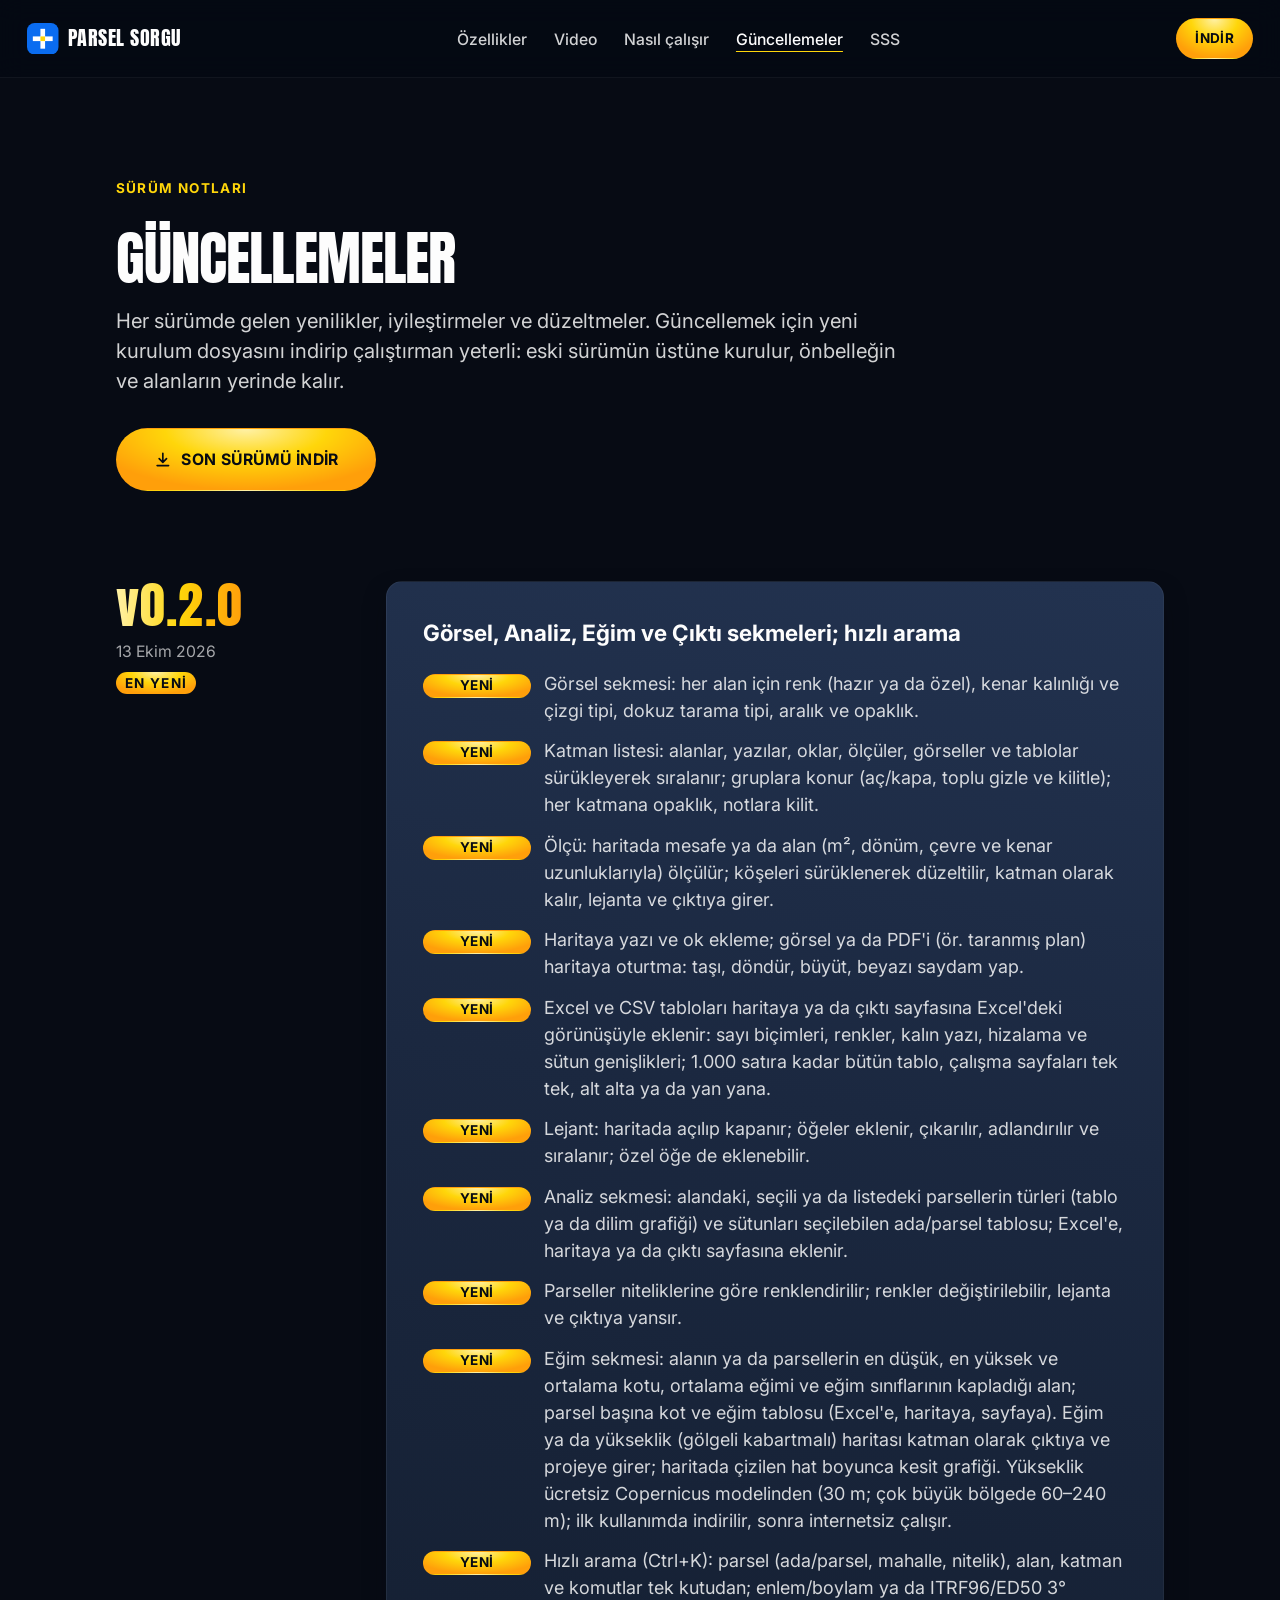
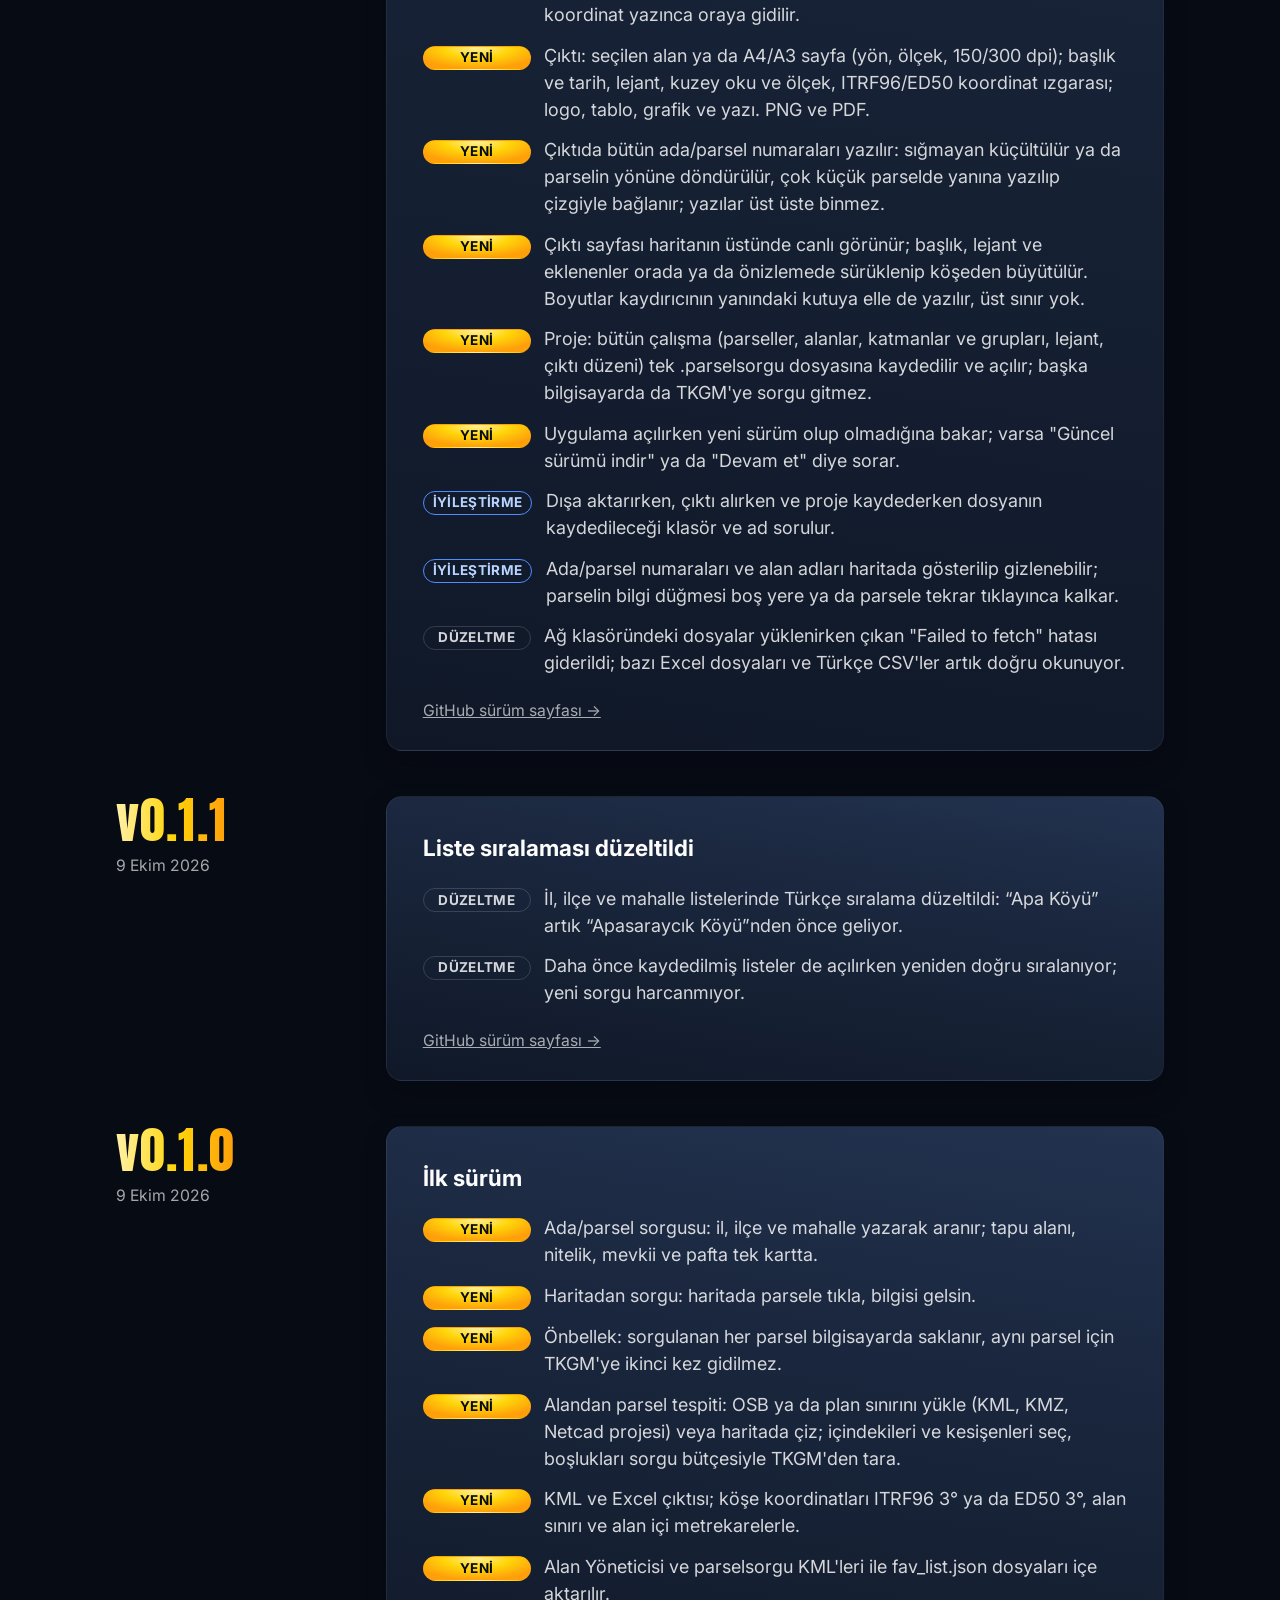
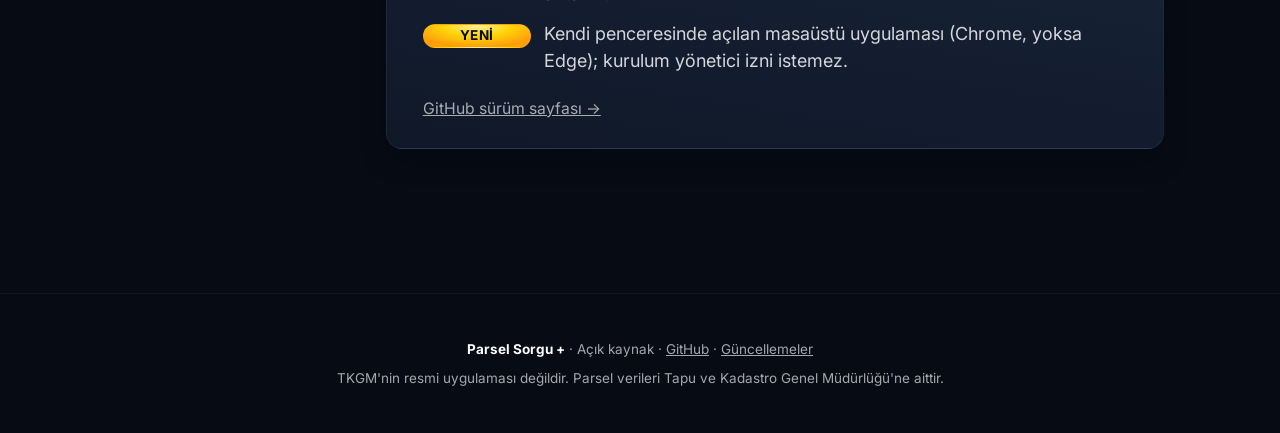
<file: site/guncellemeler.html>
<!doctype html>
<html lang="tr">
<head>
  <meta charset="utf-8">
  <meta name="viewport" content="width=device-width, initial-scale=1, viewport-fit=cover">
  <title>Güncellemeler — Parsel Sorgu +</title>
  <meta name="description" content="Parsel Sorgu + güncelleme geçmişi: her sürümdeki yenilikler, iyileştirmeler ve düzeltmeler.">
  <meta name="theme-color" content="#070b14">
  <link rel="icon" type="image/svg+xml" href="assets/isaret.svg">
  <link rel="apple-touch-icon" href="assets/ikon-192.png">
  <meta property="og:type" content="website">
  <meta property="og:title" content="Parsel Sorgu + — Güncellemeler">
  <meta property="og:url" content="https://parselsorgu-plus.vercel.app/guncellemeler">
  <meta property="og:image" content="https://parselsorgu-plus.vercel.app/assets/og.jpg">
  <link rel="preconnect" href="https://fonts.googleapis.com">
  <link rel="preconnect" href="https://fonts.gstatic.com" crossorigin>
  <link href="https://fonts.googleapis.com/css2?family=Anton&family=Inter:wght@400;500;600;700&display=swap" rel="stylesheet">
  <link rel="stylesheet" href="tokens.css">
  <link rel="stylesheet" href="style.css">
</head>
<body>
  <a class="rx-skip" href="#main">İçeriğe geç</a>

  <header class="rx-nav is-solid">
    <a class="rx-nav__brand" href="./" aria-label="Parsel Sorgu + ana sayfa">
      <svg class="rx-mark" viewBox="0 0 216 216" aria-hidden="true"><rect width="216" height="216" rx="52" class="rx-mark__bg"/><g class="rx-mark__plus"><rect x="92" y="40" width="32" height="136"/><rect x="40" y="92" width="136" height="32"/></g><rect x="92" y="92" width="32" height="32" class="rx-mark__dot"/></svg>
      <span>Parsel Sorgu</span>
    </a>
    <nav aria-label="Ana menü">
      <ul class="rx-nav__links">
        <li><a href="./#ozellikler">Özellikler</a></li>
        <li><a href="./#tanitim">Video</a></li>
        <li><a href="./#neden">Nasıl çalışır</a></li>
        <li><a href="guncellemeler.html" aria-current="page">Güncellemeler</a></li>
        <li><a href="./#sss">SSS</a></li>
      </ul>
    </nav>
    <a class="rx-btn rx-btn--accent rx-btn--sm" href="./#indir">İndir</a>
  </header>

  <main id="main" class="rx-gecmis">
    <header class="rx-gecmis__ust">
      <p class="rx-eyebrow">Sürüm notları</p>
      <h1 class="rx-gecmis__baslik">Güncellemeler</h1>
      <p class="rx-gecmis__giris">Her sürümde gelen yenilikler, iyileştirmeler ve düzeltmeler. Güncellemek için yeni kurulum dosyasını indirip çalıştırman yeterli: eski sürümün üstüne kurulur, önbelleğin ve alanların yerinde kalır.</p>
      <a class="rx-btn rx-btn--accent rx-btn--lg" href="https://github.com/efetuncer1-creator/parselsorgu-plus/releases/latest" data-indir>
        <svg class="rx-ikon" viewBox="0 0 24 24" aria-hidden="true"><path d="M12 4v11m0 0-4.5-4.5M12 15l4.5-4.5M5 19h14"/></svg>
        <span>Son sürümü indir</span>
      </a>
    </header>

    <ol class="rx-surumler" data-surumler aria-label="Sürümler">
      <li class="rx-surumler__bekle">Güncellemeler yükleniyor…</li>
    </ol>
    <noscript><p class="rx-gecmis__giris">Sürüm notlarını <a href="https://github.com/efetuncer1-creator/parselsorgu-plus/releases">GitHub sürüm sayfasında</a> da görebilirsin.</p></noscript>
  </main>

  <footer class="rx-footer">
    <p><b>Parsel Sorgu +</b> · Açık kaynak · <a href="https://github.com/efetuncer1-creator/parselsorgu-plus" lang="en">GitHub</a> · <a href="guncellemeler.html">Güncellemeler</a></p>
    <p>TKGM'nin resmi uygulaması değildir. Parsel verileri Tapu ve Kadastro Genel Müdürlüğü'ne aittir.</p>
  </footer>

  <script src="guncellemeler.js"></script>
</body>
</html>
</file>
<file: site/tokens.css>
/* ==========================================================================
   efe-rockstardesign — tokens.css
   Two-tier token system: --rx-g-* (global, raw) → --rx-* (alias, by meaning).
   Components use alias tokens only. Swap a palette by editing GLOBAL COLOR.
   Palette: "Parsel" — navy night ramp (the app's blue) + parcel yellow accent.
   ========================================================================== */

:root {
  /* ---------- PLATFORM SCALE -------------------------------------------- */
  --rx-scale: 1;
  --rx-font-size-multiplier: 1;

  /* ---------- GLOBAL COLOR: night ramp (adaptive, dark default) --------- */
  --rx-g-color-night-50:  #070b14;
  --rx-g-color-night-100: #0b111d;
  --rx-g-color-night-200: #101828;
  --rx-g-color-night-300: #152033;
  --rx-g-color-night-400: #1b2840;
  --rx-g-color-night-500: #22324f;
  --rx-g-color-night-600: #2a3d5f;
  --rx-g-color-night-700: #344a72;
  --rx-g-color-night-800: #48628f;
  --rx-g-color-night-900: #6680ab;

  /* ---------- GLOBAL COLOR: accent (static) ----------------------------- */
  --rx-g-color-sun-300: #fff1a6;
  --rx-g-color-sun-500: #ffd60a;
  --rx-g-color-sun-700: #ff9f0a;
  --rx-g-color-accent:  #ffd60a;
  --rx-g-color-glow-a:  #fff3b8;
  --rx-g-color-glow-b:  #8ec2ff;

  /* ---------- GLOBAL COLOR: Parsel Sorgu + brand (static) -------------- */
  --rx-g-color-brand-blue: #0a6cf0;
  --rx-g-color-brand-blue-light: #3d9bff;
  --rx-g-color-area: #8ec2ff;

  /* ---------- GLOBAL COLOR: semantic (static) --------------------------- */
  --rx-g-color-red-300: #ffb3b8;   --rx-g-color-red-600: #f0525f;   --rx-g-color-red-900: #7a1f2a;
  --rx-g-color-yellow-300: #ffe6a3; --rx-g-color-yellow-600: #f5b83d; --rx-g-color-yellow-900: #6e4b0e;
  --rx-g-color-green-300: #b5f0c4; --rx-g-color-green-600: #3fbf74; --rx-g-color-green-900: #164a2c;
  --rx-g-color-blue-300: #b8d4ff;  --rx-g-color-blue-600: #4d8dff;  --rx-g-color-blue-900: #17305e;

  /* ---------- GLOBAL COLOR: neutrals & alpha (static) ------------------- */
  --rx-g-color-white: #ffffff;
  --rx-g-color-offwhite: #fdfdfd;
  --rx-g-color-black: #000000;
  --rx-g-color-alpha-5:  rgb(255 255 255 / .05);
  --rx-g-color-alpha-10: rgb(255 255 255 / .10);
  --rx-g-color-alpha-15: rgb(255 255 255 / .15);
  --rx-g-color-alpha-20: rgb(255 255 255 / .20);
  --rx-g-color-alpha-60: rgb(255 255 255 / .60);
  --rx-g-color-alpha-75: rgb(255 255 255 / .75);
  --rx-g-color-alpha-90: rgb(255 255 255 / .90);
  --rx-g-color-shade-35: rgb(0 0 0 / .35);
  --rx-g-color-shade-60: rgb(0 0 0 / .60);

  /* ---------- GLOBAL SPACING (8px grid × scale) ------------------------- */
  --rx-g-space-25:   calc(2px   * var(--rx-scale));
  --rx-g-space-50:   calc(4px   * var(--rx-scale));
  --rx-g-space-100:  calc(8px   * var(--rx-scale));
  --rx-g-space-150:  calc(12px  * var(--rx-scale));
  --rx-g-space-200:  calc(16px  * var(--rx-scale));
  --rx-g-space-250:  calc(20px  * var(--rx-scale));
  --rx-g-space-300:  calc(24px  * var(--rx-scale));
  --rx-g-space-400:  calc(32px  * var(--rx-scale));
  --rx-g-space-500:  calc(40px  * var(--rx-scale));
  --rx-g-space-600:  calc(48px  * var(--rx-scale));
  --rx-g-space-800:  calc(64px  * var(--rx-scale));
  --rx-g-space-1000: calc(80px  * var(--rx-scale));
  --rx-g-space-1200: calc(96px  * var(--rx-scale));
  --rx-g-space-1600: calc(128px * var(--rx-scale));
  --rx-g-space-2400: calc(192px * var(--rx-scale));

  /* ---------- GLOBAL RADIUS --------------------------------------------- */
  --rx-g-radius-50: 4px;
  --rx-g-radius-100: 8px;
  --rx-g-radius-150: 12px;
  --rx-g-radius-200: 16px;
  --rx-g-radius-pill: 1000px;
  --rx-g-radius-circle: 50%;

  /* ---------- GLOBAL TYPE ----------------------------------------------- */
  --rx-g-font-display: "Anton", "Bebas Neue", "Oswald", Impact, "Arial Narrow", sans-serif;
  --rx-g-font-body: "Inter", "Manrope", system-ui, -apple-system, "Segoe UI", Roboto, sans-serif;
  --rx-g-font-mono: "JetBrains Mono", ui-monospace, "Cascadia Mono", Consolas, monospace;

  /* fluid display scale: min(Nvw / divisor, max * N/100 / divisor) */
  --rx-type-divisor: 1;
  --rx-type-max: 2560px;
  --rx-vh-unit: 3.5vh;

  /* ======================================================================
     ALIAS TOKENS — components use only these
     ====================================================================== */

  /* text */
  --rx-text-header:   var(--rx-g-color-offwhite);
  --rx-text-standard: rgb(255 255 255 / .82);
  --rx-text-muted:    rgb(255 255 255 / .64);
  --rx-text-disabled: rgb(255 255 255 / .38);
  --rx-text-on-accent: var(--rx-g-color-night-50);
  --rx-text-on-image: var(--rx-g-color-white);

  /* backgrounds: layered gradients, each one ramp step lighter */
  --rx-bg-page: var(--rx-g-color-night-50);
  --rx-bg-layer-0: linear-gradient(189deg, var(--rx-g-color-night-300) .55%, var(--rx-g-color-night-200) 30.38%, var(--rx-g-color-night-100) 65.19%, var(--rx-g-color-night-50) 100%);
  --rx-bg-layer-1: linear-gradient(189deg, var(--rx-g-color-night-500) .55%, var(--rx-g-color-night-400) 30.38%, var(--rx-g-color-night-300) 65.19%, var(--rx-g-color-night-200) 100%);
  --rx-bg-layer-2: linear-gradient(189deg, var(--rx-g-color-night-700) .55%, var(--rx-g-color-night-600) 30.38%, var(--rx-g-color-night-500) 65.19%, var(--rx-g-color-night-400) 100%);
  --rx-bg-layer-3: linear-gradient(189deg, var(--rx-g-color-night-800) .55%, var(--rx-g-color-night-700) 30.38%, var(--rx-g-color-night-600) 65.19%, var(--rx-g-color-night-500) 100%);
  --rx-bg-component-solid-layer-0: var(--rx-g-color-night-200);
  --rx-bg-component-solid-layer-1: var(--rx-g-color-night-400);
  --rx-bg-component-solid-layer-2: var(--rx-g-color-night-600);
  --rx-bg-component-solid-layer-3: var(--rx-g-color-night-700);
  --rx-bg-component-alpha-layer-0: var(--rx-g-color-alpha-5);
  --rx-bg-component-alpha-layer-1: var(--rx-g-color-alpha-10);
  --rx-bg-component-alpha-layer-2: var(--rx-g-color-alpha-15);
  --rx-bg-component-alpha-layer-3: var(--rx-g-color-alpha-20);
  --rx-bg-overlay: rgb(5 9 18 / .72);
  --rx-bg-scrim-bottom: linear-gradient(to top, rgb(7 11 20 / .95) 0%, rgb(7 11 20 / .55) 30%, transparent 62%);
  --rx-bg-scrim-top: linear-gradient(to bottom, rgb(7 11 20 / .7) 0%, transparent 100%);

  /* accent */
  --rx-accent: var(--rx-g-color-accent);
  --rx-accent-gradient: radial-gradient(62.79% 100% at 50% 0%, var(--rx-g-color-sun-300) 0%, var(--rx-g-color-sun-500) 50%, var(--rx-g-color-sun-700) 100%);
  --rx-accent-gradient-linear: linear-gradient(90deg, var(--rx-g-color-sun-300), var(--rx-g-color-sun-500) 50%, var(--rx-g-color-sun-700));
  --rx-glow-a: var(--rx-g-color-glow-a);
  --rx-glow-b: var(--rx-g-color-glow-b);
  --rx-brand: var(--rx-g-color-brand-blue);
  --rx-brand-text: var(--rx-g-color-brand-blue-light);
  --rx-map-parcel: var(--rx-g-color-sun-500);
  --rx-map-parcel-fill: rgb(255 214 10 / .1);
  --rx-map-area: var(--rx-g-color-area);
  --rx-bg-glow-parcel: radial-gradient(60% 50% at 70% 50%, rgb(255 214 10 / .07), transparent 70%);
  --rx-text-shadow-on-image: 0 1px 8px var(--rx-g-color-shade-60);
  --rx-bg-tint-map: radial-gradient(70% 60% at 50% 46%, rgb(7 11 20 / .58) 0%, rgb(7 11 20 / .25) 55%, rgb(7 11 20 / .55) 100%);

  /* borders */
  --rx-border-decorative: var(--rx-g-color-alpha-15);
  --rx-border-decorative-lowest-contrast: var(--rx-g-color-alpha-5);
  --rx-border-control: var(--rx-g-color-alpha-20);
  --rx-border-focus: var(--rx-g-color-sun-300);
  --rx-border-width: 1px;
  --rx-focus-ring: 0 0 0 2px var(--rx-bg-page), 0 0 0 4px var(--rx-border-focus);

  /* semantic */
  --rx-danger: var(--rx-g-color-red-600);   --rx-danger-highest-contrast: var(--rx-g-color-red-300);   --rx-danger-lowest-contrast: var(--rx-g-color-red-900);
  --rx-warning: var(--rx-g-color-yellow-600); --rx-warning-highest-contrast: var(--rx-g-color-yellow-300); --rx-warning-lowest-contrast: var(--rx-g-color-yellow-900);
  --rx-success: var(--rx-g-color-green-600); --rx-success-highest-contrast: var(--rx-g-color-green-300); --rx-success-lowest-contrast: var(--rx-g-color-green-900);
  --rx-info: var(--rx-g-color-blue-600);    --rx-info-highest-contrast: var(--rx-g-color-blue-300);    --rx-info-lowest-contrast: var(--rx-g-color-blue-900);

  /* spacing & gaps */
  --rx-space-25: var(--rx-g-space-25);   --rx-space-50: var(--rx-g-space-50);   --rx-space-100: var(--rx-g-space-100);
  --rx-space-150: var(--rx-g-space-150); --rx-space-200: var(--rx-g-space-200); --rx-space-250: var(--rx-g-space-250);
  --rx-space-300: var(--rx-g-space-300); --rx-space-400: var(--rx-g-space-400); --rx-space-500: var(--rx-g-space-500);
  --rx-space-600: var(--rx-g-space-600); --rx-space-800: var(--rx-g-space-800); --rx-space-1000: var(--rx-g-space-1000);
  --rx-space-1200: var(--rx-g-space-1200); --rx-space-1600: var(--rx-g-space-1600); --rx-space-2400: var(--rx-g-space-2400);
  --rx-gap-50: var(--rx-g-space-50); --rx-gap-100: var(--rx-g-space-100); --rx-gap-150: var(--rx-g-space-150);
  --rx-gap-200: var(--rx-g-space-200); --rx-gap-300: var(--rx-g-space-300); --rx-gap-500: var(--rx-g-space-500);
  --rx-gutter: var(--rx-g-space-200);
  --rx-content-max: calc(1440px * var(--rx-scale));

  /* radius */
  --rx-radius-sm: var(--rx-g-radius-50);
  --rx-radius-md: var(--rx-g-radius-100);
  --rx-radius-lg: var(--rx-g-radius-150);
  --rx-radius-xl: var(--rx-g-radius-200);
  --rx-radius-pill: var(--rx-g-radius-pill);
  --rx-radius-circle: var(--rx-g-radius-circle);

  /* elevation & glass */
  --rx-shadow-sm: 0 4px 12px -4px rgb(3 7 16 / .5);
  --rx-shadow-md: 0 12px 28px -8px rgb(3 7 16 / .55);
  --rx-shadow-lg: 0 24px 48px -12px rgb(3 7 16 / .6);
  --rx-shadow-xl: 0 40px 90px -20px rgb(3 7 16 / .8);
  --rx-glass-blur-sm: blur(6.25px);
  --rx-glass-blur-md: blur(13px);
  --rx-glass-blur-lg: blur(25px);

  /* typography */
  --rx-font-display: var(--rx-g-font-display);
  --rx-font-body: var(--rx-g-font-body);
  --rx-font-mono: var(--rx-g-font-mono);
  --rx-font-weight-regular: 400;
  --rx-font-weight-medium: 500;
  --rx-font-weight-bold: 700;
  --rx-font-weight-heavy: 900;
  --rx-lh-090: .9; --rx-lh-100: 1; --rx-lh-110: 1.1; --rx-lh-130: 1.3; --rx-lh-150: 1.5;
  --rx-ls-neg-150: -.015em; --rx-ls-neg-50: -.005em; --rx-ls-0: 0; --rx-ls-25: .025em; --rx-ls-100: .1em;
  --rx-font-size-body-xs: calc(12px * var(--rx-font-size-multiplier) * var(--rx-scale));
  --rx-font-size-body-sm: calc(14px * var(--rx-font-size-multiplier) * var(--rx-scale));
  --rx-font-size-body-md: calc(16px * var(--rx-font-size-multiplier) * var(--rx-scale));
  --rx-font-size-body-lg: calc(18px * var(--rx-font-size-multiplier) * var(--rx-scale));
  --rx-font-size-body-xl: calc(20px * var(--rx-font-size-multiplier) * var(--rx-scale));

  --rx-fs-4:   min(calc(4vw   / var(--rx-type-divisor)), calc(var(--rx-type-max) * .04  / var(--rx-type-divisor)));
  --rx-fs-4-5: min(calc(4.5vw / var(--rx-type-divisor)), calc(var(--rx-type-max) * .045 / var(--rx-type-divisor)));
  --rx-fs-5:   min(calc(5vw   / var(--rx-type-divisor)), calc(var(--rx-type-max) * .05  / var(--rx-type-divisor)));
  --rx-fs-6:   min(calc(6vw   / var(--rx-type-divisor)), calc(var(--rx-type-max) * .06  / var(--rx-type-divisor)));
  --rx-fs-7:   min(calc(7vw   / var(--rx-type-divisor)), calc(var(--rx-type-max) * .07  / var(--rx-type-divisor)));
  --rx-fs-8:   min(calc(8vw   / var(--rx-type-divisor)), calc(var(--rx-type-max) * .08  / var(--rx-type-divisor)));
  --rx-fs-10:  min(calc(10vw  / var(--rx-type-divisor)), calc(var(--rx-type-max) * .10  / var(--rx-type-divisor)));
  --rx-fs-12:  min(calc(12vw  / var(--rx-type-divisor)), calc(var(--rx-type-max) * .12  / var(--rx-type-divisor)));
  --rx-fs-14:  min(calc(14vw  / var(--rx-type-divisor)), calc(var(--rx-type-max) * .14  / var(--rx-type-divisor)));
  --rx-fs-16:  min(calc(16vw  / var(--rx-type-divisor)), calc(var(--rx-type-max) * .16  / var(--rx-type-divisor)));
  --rx-fs-20:  min(calc(20vw  / var(--rx-type-divisor)), calc(var(--rx-type-max) * .20  / var(--rx-type-divisor)));

  /* motion */
  --rx-ease-in-out: cubic-bezier(.455, .03, .515, .955);
  --rx-ease-out: cubic-bezier(.215, .61, .355, 1);
  --rx-ease-in: cubic-bezier(.55, .085, .68, .53);
  --rx-dur-fast: .2s;
  --rx-dur-base: .35s;
  --rx-dur-slow: 1s;

  /* z-index */
  --rx-z-base: 0; --rx-z-content: 10; --rx-z-nav: 100; --rx-z-overlay: 1000;
}

/* ---------- breakpoints: scale ratio + type divisor ---------------------- */
@media (max-width: 767.98px) and (orientation: landscape) { :root { --rx-type-divisor: 2; --rx-vh-unit: 1.8vh; } }
@media (min-width: 768px)  { :root { --rx-type-divisor: 3; --rx-gutter: var(--rx-g-space-300); --rx-vh-unit: 3vh; } }
@media (min-width: 1024px) { :root { --rx-scale: 1.125; --rx-type-divisor: 3.5; } }
@media (min-width: 1440px) { :root { --rx-type-divisor: 4; } }
@media (min-width: 1920px) { :root { --rx-scale: 1.25; } }
@media (min-width: 2560px) { :root { --rx-scale: 1.5; } }
@media (min-aspect-ratio: 2.25) and (min-width: 768px) { :root { --rx-type-divisor: 4.5; } }

/* ---------- reduced motion ---------------------------------------------- */
@media (prefers-reduced-motion: reduce) {
  :root { --rx-dur-fast: 0s; --rx-dur-base: 0s; --rx-dur-slow: 0s; }
}
</file>
<file: site/style.css>
/* Parsel Sorgu + — tanıtım sitesi. Alias tokens only (see tokens.css). */

*, *::before, *::after { box-sizing: border-box; }
html { -webkit-text-size-adjust: 100%; }
body {
  margin: 0;
  background: var(--rx-bg-page);
  color: var(--rx-text-standard);
  font: var(--rx-font-weight-regular) var(--rx-font-size-body-md) / var(--rx-lh-150) var(--rx-font-body);
  -webkit-font-smoothing: antialiased;
  overflow-x: hidden;
}
img, video, svg { display: block; max-width: 100%; }
/* width/height attributes reserve space; CSS decides the real size */
img { height: auto; }
a { color: inherit; }
strong, b { color: var(--rx-text-header); font-weight: var(--rx-font-weight-bold); }
code { font: var(--rx-font-size-body-sm) / 1 var(--rx-font-mono); color: var(--rx-text-header); }
:focus-visible { outline: none; box-shadow: var(--rx-focus-ring); border-radius: var(--rx-radius-sm); }

/* Lenis recommended CSS */
html.lenis, html.lenis body { height: auto; }
.lenis.lenis-smooth { scroll-behavior: auto !important; }
.lenis.lenis-smooth [data-lenis-prevent] { overscroll-behavior: contain; }
.lenis.lenis-stopped { overflow: hidden; }

.rx-skip { position: absolute; left: -9999px; top: var(--rx-space-200); z-index: var(--rx-z-overlay); background: var(--rx-text-header); color: var(--rx-bg-page); padding: var(--rx-space-100) var(--rx-space-200); }
.rx-skip:focus { left: var(--rx-space-200); }
.rx-sr { position: absolute; width: 1px; height: 1px; overflow: hidden; clip-path: inset(50%); white-space: nowrap; }

/* ---------- type ---------- */
.rx-eyebrow {
  margin: 0 0 var(--rx-space-150);
  font: var(--rx-font-weight-bold) var(--rx-font-size-body-xs) / var(--rx-lh-130) var(--rx-font-body);
  letter-spacing: var(--rx-ls-100); text-transform: uppercase; color: var(--rx-accent);
}
.rx-h2 {
  margin: 0 0 var(--rx-space-300);
  font: var(--rx-font-weight-regular) min(var(--rx-fs-12), calc(var(--rx-vh-unit) * 3.2)) / var(--rx-lh-100) var(--rx-font-display);
  letter-spacing: var(--rx-ls-neg-150); text-transform: uppercase; color: var(--rx-text-header);
  text-wrap: balance;
}
/* Gradient text: padding keeps İ dots and Ş/Ç cedillas inside the painted box. */
.rx-vurgu {
  background: var(--rx-accent-gradient-linear); -webkit-background-clip: text; background-clip: text; color: transparent;
  padding: .14em 0 .06em; margin: -.14em 0 -.06em;
}
.rx-ikon { width: 1.25em; height: 1.25em; flex: none; fill: none; stroke: currentColor; stroke-width: 2; stroke-linecap: round; stroke-linejoin: round; }

/* ---------- brand mark ---------- */
.rx-mark { width: calc(28px * var(--rx-scale)); height: auto; flex: none; }
.rx-mark__bg { fill: var(--rx-brand); }
.rx-mark__plus { fill: var(--rx-text-on-image); }
.rx-mark__dot { fill: var(--rx-map-parcel); }
.rx-wordmark { color: var(--rx-text-header); width: 100%; height: auto; overflow: visible; }

/* ---------- buttons ---------- */
.rx-btn {
  display: inline-flex; align-items: center; justify-content: center; gap: var(--rx-gap-100);
  min-height: calc(48px * var(--rx-scale)); padding: 0 var(--rx-space-300);
  border-radius: var(--rx-radius-pill); border: var(--rx-border-width) solid transparent;
  font: var(--rx-font-weight-bold) var(--rx-font-size-body-sm) / 1 var(--rx-font-body);
  letter-spacing: var(--rx-ls-25); text-transform: uppercase; text-decoration: none; white-space: nowrap;
  transition: background-color var(--rx-dur-fast) ease-in-out, border-color var(--rx-dur-fast) ease-in-out, box-shadow var(--rx-dur-base) var(--rx-ease-out), transform var(--rx-dur-fast) ease-in-out;
}
.rx-btn--sm { min-height: calc(36px * var(--rx-scale)); padding: 0 var(--rx-space-200); font-size: var(--rx-font-size-body-xs); }
.rx-btn--lg { min-height: calc(56px * var(--rx-scale)); padding: 0 var(--rx-space-400); font-size: var(--rx-font-size-body-sm); }
.rx-btn--accent { background: var(--rx-accent-gradient); color: var(--rx-text-on-accent); }
.rx-btn--accent:hover { box-shadow: 0 0 28px -4px var(--rx-glow-a); transform: translateY(-1px); }
.rx-btn--ghost { background: var(--rx-bg-component-alpha-layer-1); border-color: var(--rx-border-decorative); color: var(--rx-text-header); -webkit-backdrop-filter: var(--rx-glass-blur-sm); backdrop-filter: var(--rx-glass-blur-sm); }
.rx-btn--ghost:hover { background: var(--rx-bg-component-alpha-layer-2); }

/* ---------- nav ---------- */
.rx-nav {
  position: fixed; inset: 0 0 auto; z-index: var(--rx-z-nav);
  display: flex; align-items: center; justify-content: space-between; gap: var(--rx-gap-300);
  padding: var(--rx-space-200) var(--rx-gutter);
  transition: background-color var(--rx-dur-base) ease-in-out;
}
.rx-nav.is-solid { background: var(--rx-bg-overlay); -webkit-backdrop-filter: var(--rx-glass-blur-md); backdrop-filter: var(--rx-glass-blur-md); border-bottom: var(--rx-border-width) solid var(--rx-border-decorative-lowest-contrast); }
.rx-nav__brand { display: inline-flex; align-items: center; gap: var(--rx-gap-100); text-decoration: none; color: var(--rx-text-header); font: var(--rx-font-size-body-lg) / 1 var(--rx-font-display); letter-spacing: var(--rx-ls-25); text-transform: uppercase; }
.rx-nav__links { display: flex; gap: var(--rx-gap-300); list-style: none; margin: 0; padding: 0; }
.rx-nav__links a { font-size: var(--rx-font-size-body-sm); font-weight: var(--rx-font-weight-medium); text-decoration: none; color: var(--rx-text-standard); transition: color var(--rx-dur-fast) ease-in-out; }
.rx-nav__links a:hover { color: var(--rx-text-header); }
@media (max-width: 767.98px) { .rx-nav__links { display: none; } }

/* ---------- hero ---------- */
.rx-hero {
  /* sizes of the bottom stack: wordmark, mark and the UI block (height set by main.js) */
  --rx-wm-w: clamp(260px, min(54vw, 108vh), 980px);
  --rx-mark-s: clamp(56px, min(8vw, 12vh), 132px);
  --rx-hero-ui-h: 220px;
  position: relative; height: 100dvh; min-height: 600px; overflow: hidden; background: var(--rx-bg-page);
}
.rx-hero-stage { position: absolute; inset: 0; }
.rx-hero-layer { position: absolute; inset: 0; margin: 0; }
.rx-hero-plate img { width: 100%; height: 100%; object-fit: cover; object-position: 50% 50%; }
.rx-hero-tint { background: var(--rx-bg-tint-map); }
.rx-parcels { position: absolute; inset: 0; width: 100%; height: 100%; overflow: visible; }
.rx-parcels .p { fill: var(--rx-map-parcel-fill); stroke: var(--rx-map-parcel); stroke-width: 3.2; stroke-linejoin: round; }
.rx-parcels .alan { fill: none; stroke: var(--rx-map-area); stroke-width: 5; stroke-linejoin: round; filter: drop-shadow(0 0 6px var(--rx-map-area)); }
.rx-parcels--dik { display: none; }
@media (max-width: 767.98px) and (orientation: portrait) {
  .rx-parcels--genis { display: none; }
  .rx-parcels--dik { display: block; }
  .rx-parcels .p { stroke-width: 6; }
  .rx-parcels .alan { stroke-width: 9; }
}

.rx-hero__scrim { background: var(--rx-bg-scrim-bottom); pointer-events: none; }
.rx-hero-logo, .rx-hero-logo2 { display: flex; flex-direction: column; align-items: center; justify-content: flex-end; pointer-events: none; }
.rx-hero-logo { padding-bottom: calc(var(--rx-hero-ui-h) + var(--rx-space-300)); }
.rx-hero-logo .rx-wordmark { width: var(--rx-wm-w); }
.rx-hero-logo2 { padding-bottom: calc(var(--rx-hero-ui-h) + var(--rx-space-300) + var(--rx-wm-w) * .15 + var(--rx-space-300)); }
.rx-mark--hero { width: var(--rx-mark-s); filter: drop-shadow(var(--rx-shadow-lg)); }

.rx-hero__ui {
  position: absolute; inset: auto 0 0; z-index: 30;
  display: grid; justify-items: center; gap: var(--rx-gap-200);
  padding: 0 var(--rx-gutter) var(--rx-space-600); text-align: center;
}
.rx-hero__tagline { margin: 0; max-width: 46ch; font-size: var(--rx-font-size-body-lg); color: var(--rx-text-header); text-wrap: balance; }
.rx-hero__actions { display: flex; flex-wrap: wrap; justify-content: center; gap: var(--rx-gap-150); }
.rx-hero__not { margin: 0; font-size: var(--rx-font-size-body-xs); color: var(--rx-text-muted); letter-spacing: var(--rx-ls-25); }
.rx-hero__yer {
  position: absolute; z-index: 30; top: calc(var(--rx-space-1000) + var(--rx-space-200)); left: var(--rx-gutter);
  display: grid; gap: var(--rx-space-50); margin: 0; padding-left: var(--rx-space-150);
  border-left: 2px solid var(--rx-map-parcel);
  font: var(--rx-font-weight-medium) var(--rx-font-size-body-xs) / var(--rx-lh-130) var(--rx-font-body);
  letter-spacing: var(--rx-ls-100); text-transform: uppercase; color: var(--rx-text-header);
  text-shadow: var(--rx-text-shadow-on-image);
}
.rx-hero__yer span + span { color: var(--rx-text-standard); }
.rx-hero__kaynak { position: absolute; z-index: 30; right: var(--rx-gutter); bottom: var(--rx-space-100); margin: 0; font-size: calc(10px * var(--rx-scale)); color: var(--rx-text-disabled); }
@media (max-width: 767.98px) {
  .rx-hero { --rx-wm-w: min(84vw, 520px); --rx-mark-s: 60px; }
  .rx-hero__ui { padding-bottom: var(--rx-space-400); }
  .rx-hero__actions { flex-direction: column; align-items: stretch; width: min(100%, 360px); }
  .rx-hero__yer { top: calc(var(--rx-space-800) + var(--rx-space-100)); }
}
@media (max-width: 767.98px) and (orientation: landscape) {
  .rx-hero { --rx-wm-w: min(46vw, 100vh); --rx-mark-s: 44px; }
  .rx-hero__tagline { display: none; }
  .rx-hero__actions { flex-direction: row; width: auto; }
  .rx-hero__yer { display: none; }
}

/* ---------- feature scenes ---------- */
.rx-scene {
  display: grid; grid-template-columns: 1fr; gap: var(--rx-gap-500); align-items: center;
  padding: var(--rx-space-1200) var(--rx-gutter); background: var(--rx-bg-layer-1);
}
.rx-scene__media { position: relative; }
.rx-scene__cerceve { aspect-ratio: 16 / 10; overflow: hidden; border-radius: var(--rx-radius-lg); border: var(--rx-border-width) solid var(--rx-border-decorative); box-shadow: var(--rx-shadow-xl); }
.rx-scene__cerceve img { width: 100%; height: 116%; margin-top: -8%; object-fit: cover; object-position: 50% 50%; }
.rx-scene__kesit {
  position: absolute; right: -2%; bottom: -12%; width: 38%;
  border-radius: var(--rx-radius-xl); box-shadow: var(--rx-shadow-xl);
}
.rx-scene--flip .rx-scene__kesit { right: auto; left: -2%; }
.rx-scene__copy { max-width: 46ch; }
.rx-scene__copy p:not(.rx-eyebrow) { font-size: var(--rx-font-size-body-lg); margin: 0 0 var(--rx-space-200); }
.rx-cipler { display: flex; flex-wrap: wrap; gap: var(--rx-gap-100); margin: var(--rx-space-300) 0 0; padding: 0; list-style: none; }
.rx-cipler li {
  padding: var(--rx-space-50) var(--rx-space-150); border-radius: var(--rx-radius-pill);
  border: var(--rx-border-width) solid var(--rx-border-decorative); background: var(--rx-bg-component-alpha-layer-0);
  font: var(--rx-font-weight-medium) var(--rx-font-size-body-xs) / var(--rx-lh-150) var(--rx-font-body); color: var(--rx-text-header);
}
@media (max-width: 767.98px) {
  .rx-scene { padding-block: var(--rx-space-1000); }
  .rx-scene__media { margin-bottom: var(--rx-space-500); }
}
@media (min-width: 768px) {
  .rx-scene { grid-template-columns: 7fr 5fr; gap: var(--rx-gap-500); padding-inline: max(var(--rx-gutter), calc((100vw - var(--rx-content-max)) / 2)); }
  .rx-scene--flip .rx-scene__media { order: 2; }
  .rx-scene__kesit { width: 34%; right: -6%; }
  .rx-scene--flip .rx-scene__kesit { left: -6%; }
}

/* ---------- area scene (pinned) ---------- */
.rx-alan {
  position: relative; min-height: 100svh; overflow: hidden;
  display: grid; align-items: center; gap: var(--rx-gap-500);
  padding: var(--rx-space-1000) var(--rx-gutter); background: var(--rx-bg-layer-0);
}
.rx-alan__ekran { position: relative; z-index: 1; perspective: 1400px; }
.rx-alan__ekran img {
  width: 100%; aspect-ratio: 16 / 10; object-fit: cover; border-radius: var(--rx-radius-lg);
  border: var(--rx-border-width) solid var(--rx-border-decorative); box-shadow: var(--rx-shadow-xl);
  transform-origin: 50% 100%;
}
.rx-alan__perde { position: absolute; inset: 0; background: var(--rx-bg-glow-parcel); pointer-events: none; }
.rx-alan__icerik { position: relative; z-index: 2; max-width: 40ch; }
.rx-alan__metin { font-size: var(--rx-font-size-body-lg); margin: 0 0 var(--rx-space-400); }
.rx-sayaclar { display: grid; grid-template-columns: repeat(3, auto); justify-content: start; gap: var(--rx-gap-300); margin: 0 0 var(--rx-space-300); }
.rx-sayaclar div { padding-left: var(--rx-space-150); border-left: 2px solid var(--rx-map-parcel); }
.rx-sayaclar dt { font: var(--rx-font-weight-bold) var(--rx-font-size-body-xs) / var(--rx-lh-130) var(--rx-font-body); letter-spacing: var(--rx-ls-100); text-transform: uppercase; color: var(--rx-text-muted); }
.rx-sayaclar dd { margin: var(--rx-space-50) 0 0; color: var(--rx-text-header); white-space: nowrap; }
.rx-sayaclar b { font: var(--rx-font-weight-regular) min(var(--rx-fs-8), calc(var(--rx-vh-unit) * 2)) / 1 var(--rx-font-display); letter-spacing: var(--rx-ls-25); font-variant-numeric: tabular-nums; }
.rx-sayaclar small { font-size: var(--rx-font-size-body-sm); color: var(--rx-text-muted); }
.rx-alan__dipnot { margin: 0; font-size: var(--rx-font-size-body-sm); color: var(--rx-text-muted); }
@media (min-width: 1024px) {
  .rx-alan { grid-template-columns: 4fr 7fr; padding-inline: max(var(--rx-gutter), calc((100vw - var(--rx-content-max)) / 2)); }
  .rx-alan__icerik { order: -1; }
}
@media (max-width: 767.98px) {
  .rx-sayaclar { grid-template-columns: 1fr 1fr; }
  .rx-sayaclar div:first-child { grid-column: 1 / -1; }
}

/* ---------- media rail ---------- */
.rx-rail { position: relative; overflow: hidden; padding: var(--rx-space-1000) 0; background: var(--rx-bg-layer-1); min-height: 100svh; display: flex; flex-direction: column; justify-content: center; }
.rx-rail__title { padding: 0 var(--rx-gutter); }
.rx-rail__track { display: flex; align-items: flex-start; gap: var(--rx-gap-300); padding: 0 var(--rx-gutter); width: max-content; }
.rx-card { margin: 0; width: min(82vw, calc(620px * var(--rx-scale))); flex: none; }
.rx-card img { width: 100%; aspect-ratio: 16 / 10; object-fit: cover; border-radius: var(--rx-radius-lg); border: var(--rx-border-width) solid var(--rx-border-decorative); box-shadow: var(--rx-shadow-md); }
.rx-card--dik { width: min(46vw, calc(240px * var(--rx-scale))); }
.rx-card--dik img { aspect-ratio: 390 / 844; }
.rx-card figcaption { margin-top: var(--rx-space-150); font-size: var(--rx-font-size-body-sm); color: var(--rx-text-muted); }

/* ---------- promo video ---------- */
.rx-film { padding: var(--rx-space-1600) var(--rx-gutter); background: var(--rx-bg-layer-0); text-align: center; }
.rx-film > * { max-width: calc(1280px * var(--rx-scale)); margin-inline: auto; }
.rx-film__cerceve { margin-top: var(--rx-space-500); overflow: hidden; border-radius: var(--rx-radius-xl); border: var(--rx-border-width) solid var(--rx-border-decorative); box-shadow: var(--rx-shadow-xl); }
.rx-film video { width: 100%; height: auto; aspect-ratio: 16 / 9; background: var(--rx-bg-page); }

/* ---------- why ---------- */
.rx-neden { padding: var(--rx-space-1600) var(--rx-gutter); background: var(--rx-bg-layer-0); }
.rx-neden > * { max-width: var(--rx-content-max); margin-inline: auto; }
.rx-kartlar { display: grid; grid-template-columns: 1fr; gap: var(--rx-gap-300); margin-top: var(--rx-space-600); }
@media (min-width: 768px) { .rx-kartlar { grid-template-columns: 1fr 1fr; } }
@media (min-width: 1280px) { .rx-kartlar { grid-template-columns: repeat(4, 1fr); } }
.rx-kart {
  padding: var(--rx-space-400) var(--rx-space-300); border-radius: var(--rx-radius-xl);
  background: var(--rx-bg-layer-1); border: var(--rx-border-width) solid var(--rx-border-decorative-lowest-contrast); box-shadow: var(--rx-shadow-md);
}
.rx-kart__ikon { width: calc(28px * var(--rx-scale)); height: calc(28px * var(--rx-scale)); color: var(--rx-accent); margin-bottom: var(--rx-space-300); }
.rx-kart h3 { margin: 0 0 var(--rx-space-100); font: var(--rx-font-weight-bold) var(--rx-font-size-body-lg) / var(--rx-lh-130) var(--rx-font-body); color: var(--rx-text-header); }
.rx-kart p { margin: 0; font-size: var(--rx-font-size-body-sm); }

/* ---------- download ---------- */
.rx-cta { display: grid; justify-items: center; gap: var(--rx-gap-300); text-align: center; padding: var(--rx-space-1600) var(--rx-gutter); background: var(--rx-bg-layer-1); }
.rx-cta__title {
  margin: 0; max-width: 14ch;
  font: var(--rx-fs-14) / var(--rx-lh-100) var(--rx-font-display); text-transform: uppercase; letter-spacing: var(--rx-ls-neg-150);
  background: var(--rx-accent-gradient-linear); -webkit-background-clip: text; background-clip: text; color: transparent;
  padding-top: .14em; margin-top: -.14em; text-wrap: balance;
}
.rx-cta > p { margin: 0; font-size: var(--rx-font-size-body-md); color: var(--rx-text-muted); }
.rx-cta__dugme { flex-wrap: wrap; row-gap: var(--rx-space-50); }
.rx-cta__dugme small { width: 100%; font-weight: var(--rx-font-weight-medium); font-size: var(--rx-font-size-body-xs); letter-spacing: var(--rx-ls-25); opacity: .78; text-transform: none; }
.rx-adimlar { display: grid; gap: var(--rx-gap-200); width: min(100%, 640px); margin: var(--rx-space-300) 0 0; padding: 0; list-style: none; text-align: left; }
.rx-adimlar li { display: flex; gap: var(--rx-gap-200); align-items: flex-start; padding: var(--rx-space-200) var(--rx-space-300); border-radius: var(--rx-radius-lg); background: var(--rx-bg-component-alpha-layer-0); border: var(--rx-border-width) solid var(--rx-border-decorative-lowest-contrast); }
.rx-adimlar b { flex: none; display: grid; place-items: center; width: calc(28px * var(--rx-scale)); height: calc(28px * var(--rx-scale)); border-radius: var(--rx-radius-circle); background: var(--rx-accent-gradient); color: var(--rx-text-on-accent); font: var(--rx-font-weight-bold) var(--rx-font-size-body-sm) / 1 var(--rx-font-body); }
.rx-cta__kod { font-size: var(--rx-font-size-body-sm); }
.rx-cta__kod a { color: var(--rx-text-header); }

/* ---------- FAQ ---------- */
.rx-sss { padding: var(--rx-space-1600) var(--rx-gutter); background: var(--rx-bg-layer-0); }
.rx-sss > * { max-width: 860px; margin-inline: auto; }
.rx-sss__liste details { border-bottom: var(--rx-border-width) solid var(--rx-border-decorative); }
.rx-sss__liste summary {
  display: flex; justify-content: space-between; align-items: center; gap: var(--rx-gap-200);
  padding: var(--rx-space-300) 0; cursor: pointer; list-style: none;
  font: var(--rx-font-weight-bold) var(--rx-font-size-body-lg) / var(--rx-lh-130) var(--rx-font-body); color: var(--rx-text-header);
}
.rx-sss__liste summary::-webkit-details-marker { display: none; }
.rx-sss__liste summary::after {
  content: ""; flex: none; width: calc(14px * var(--rx-scale)); height: calc(14px * var(--rx-scale));
  background: linear-gradient(currentColor, currentColor) center / 100% 2px no-repeat, linear-gradient(currentColor, currentColor) center / 2px 100% no-repeat;
  transition: transform var(--rx-dur-base) var(--rx-ease-out);
}
.rx-sss__liste details[open] summary::after { transform: rotate(45deg); }
.rx-sss__liste p { margin: 0 0 var(--rx-space-300); max-width: 68ch; }

/* ---------- footer ---------- */
.rx-footer { display: grid; gap: var(--rx-space-100); padding: var(--rx-space-500) var(--rx-gutter); border-top: var(--rx-border-width) solid var(--rx-border-decorative-lowest-contrast); font-size: var(--rx-font-size-body-xs); color: var(--rx-text-muted); text-align: center; background: var(--rx-bg-page); }
.rx-footer p { margin: 0; }

/* ---------- update history (guncellemeler.html) ---------- */
.rx-gecmis { max-width: calc(980px * var(--rx-scale)); margin: 0 auto; padding: calc(var(--rx-space-1600) + var(--rx-space-400)) var(--rx-gutter) var(--rx-space-1600); }
.rx-gecmis__ust { display: grid; justify-items: start; gap: var(--rx-gap-200); margin-bottom: var(--rx-space-1000); }
.rx-gecmis__baslik {
  margin: 0; font: var(--rx-font-weight-regular) min(var(--rx-fs-16), calc(var(--rx-vh-unit) * 5)) / var(--rx-lh-100) var(--rx-font-display);
  letter-spacing: var(--rx-ls-neg-150); text-transform: uppercase; color: var(--rx-text-header);
}
.rx-gecmis__giris { margin: 0 0 var(--rx-space-150); max-width: 62ch; font-size: var(--rx-font-size-body-lg); }
.rx-gecmis__giris a { color: var(--rx-text-header); }

.rx-surumler { list-style: none; margin: 0; padding: 0; display: grid; gap: var(--rx-gap-500); }
.rx-surumler__bekle { color: var(--rx-text-muted); }
.rx-surum { display: grid; gap: var(--rx-gap-200); scroll-margin-top: calc(var(--rx-space-1000) + var(--rx-space-200)); }
.rx-surum__yan { display: flex; flex-wrap: wrap; align-items: baseline; gap: var(--rx-gap-100) var(--rx-gap-200); }
.rx-surum__no {
  font: var(--rx-font-weight-regular) calc(44px * var(--rx-scale)) / 1 var(--rx-font-display); letter-spacing: var(--rx-ls-25);
  background: var(--rx-accent-gradient-linear); -webkit-background-clip: text; background-clip: text; color: transparent;
}
.rx-surum__tarih { font-size: var(--rx-font-size-body-sm); color: var(--rx-text-muted); }
.rx-surum__rozet {
  padding: var(--rx-space-25) var(--rx-space-100); border-radius: var(--rx-radius-pill); background: var(--rx-accent-gradient);
  font: var(--rx-font-weight-bold) var(--rx-font-size-body-xs) / var(--rx-lh-130) var(--rx-font-body); letter-spacing: var(--rx-ls-100); text-transform: uppercase; color: var(--rx-text-on-accent);
}
.rx-surum__govde {
  padding: var(--rx-space-400) var(--rx-space-400) var(--rx-space-300); border-radius: var(--rx-radius-xl);
  background: var(--rx-bg-layer-1); border: var(--rx-border-width) solid var(--rx-border-decorative-lowest-contrast); box-shadow: var(--rx-shadow-md);
}
.rx-surum__baslik { margin: 0 0 var(--rx-space-250); font: var(--rx-font-weight-bold) var(--rx-font-size-body-xl) / var(--rx-lh-130) var(--rx-font-body); color: var(--rx-text-header); }
.rx-surum__link { display: inline-block; margin-top: var(--rx-space-250); font-size: var(--rx-font-size-body-sm); color: var(--rx-text-muted); }
.rx-surum__link:hover { color: var(--rx-text-header); }
@media (min-width: 768px) {
  .rx-surum { grid-template-columns: calc(200px * var(--rx-scale)) 1fr; gap: var(--rx-gap-500); align-items: start; }
  .rx-surum__yan { flex-direction: column; align-items: flex-start; position: sticky; top: calc(var(--rx-space-1000) + var(--rx-space-200)); }
}

.rx-notlar { list-style: none; margin: 0; padding: 0; display: grid; gap: var(--rx-gap-150); }
.rx-notlar li { display: flex; align-items: baseline; gap: var(--rx-gap-150); }
.rx-not-tur {
  flex: none; min-width: calc(96px * var(--rx-scale)); padding: var(--rx-space-25) var(--rx-space-100); border-radius: var(--rx-radius-pill);
  border: var(--rx-border-width) solid var(--rx-border-decorative); text-align: center;
  font: var(--rx-font-weight-bold) var(--rx-font-size-body-xs) / var(--rx-lh-130) var(--rx-font-body); letter-spacing: var(--rx-ls-25); text-transform: uppercase; color: var(--rx-text-standard);
}
.rx-not-tur--yeni { background: var(--rx-accent-gradient); border-color: transparent; color: var(--rx-text-on-accent); }
.rx-not-tur--iyilestirme { border-color: var(--rx-info); color: var(--rx-info-highest-contrast); }
.rx-not-metin { font-size: var(--rx-font-size-body-md); }
@media (max-width: 767.98px) {
  .rx-notlar li { flex-direction: column; gap: var(--rx-gap-50); }
}

/* latest version summary in the download section */
.rx-son-surum {
  width: min(100%, 640px); margin-top: var(--rx-space-300); padding: var(--rx-space-300); text-align: left;
  border-radius: var(--rx-radius-lg); background: var(--rx-bg-component-alpha-layer-0); border: var(--rx-border-width) solid var(--rx-border-decorative-lowest-contrast);
}
.rx-son-surum__ust { margin: 0 0 var(--rx-space-50); font: var(--rx-font-weight-bold) var(--rx-font-size-body-xs) / var(--rx-lh-130) var(--rx-font-body); letter-spacing: var(--rx-ls-100); text-transform: uppercase; color: var(--rx-accent); }
.rx-son-surum__baslik { margin: 0 0 var(--rx-space-200); font: var(--rx-font-weight-bold) var(--rx-font-size-body-lg) / var(--rx-lh-130) var(--rx-font-body); color: var(--rx-text-header); }
.rx-son-surum__link { display: inline-block; margin-top: var(--rx-space-200); font-size: var(--rx-font-size-body-sm); color: var(--rx-text-header); }
.rx-nav__links a[aria-current="page"] { color: var(--rx-text-header); text-decoration: underline; text-decoration-color: var(--rx-accent); text-underline-offset: 6px; }
</file>
